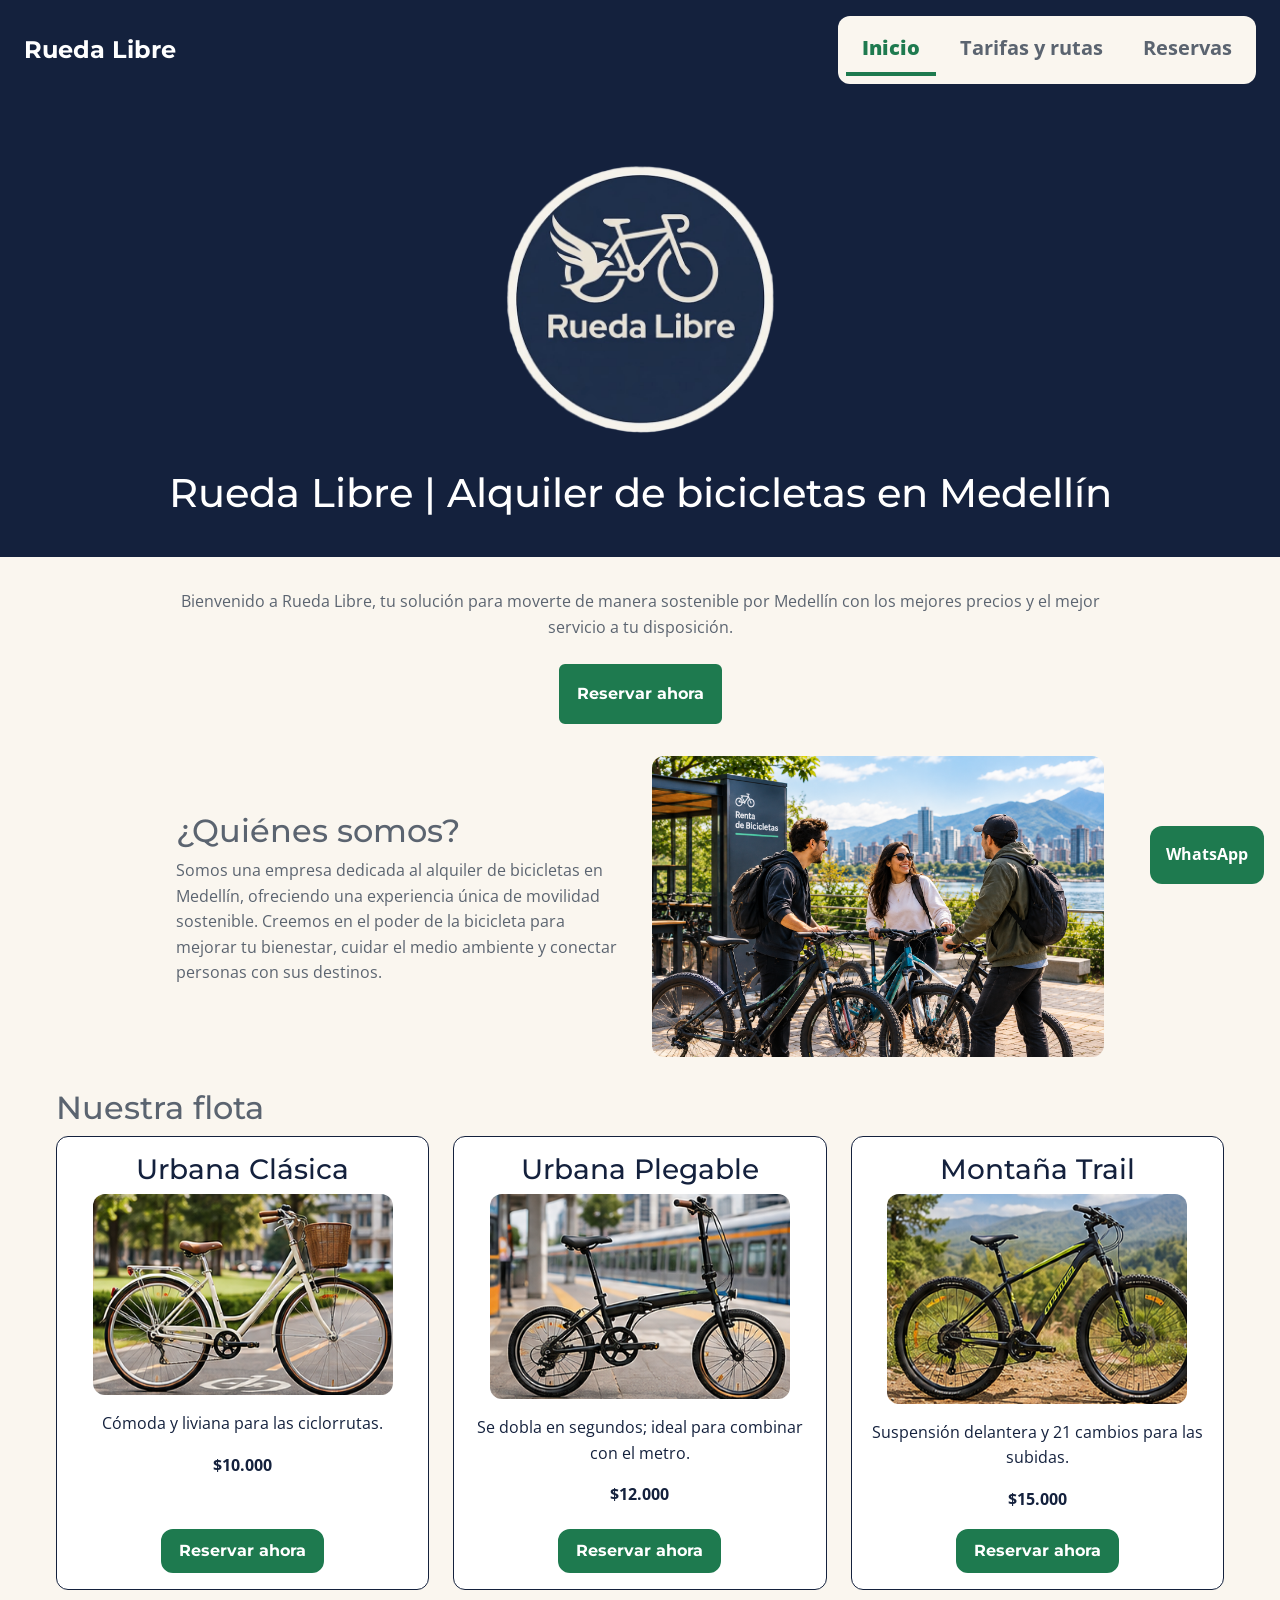
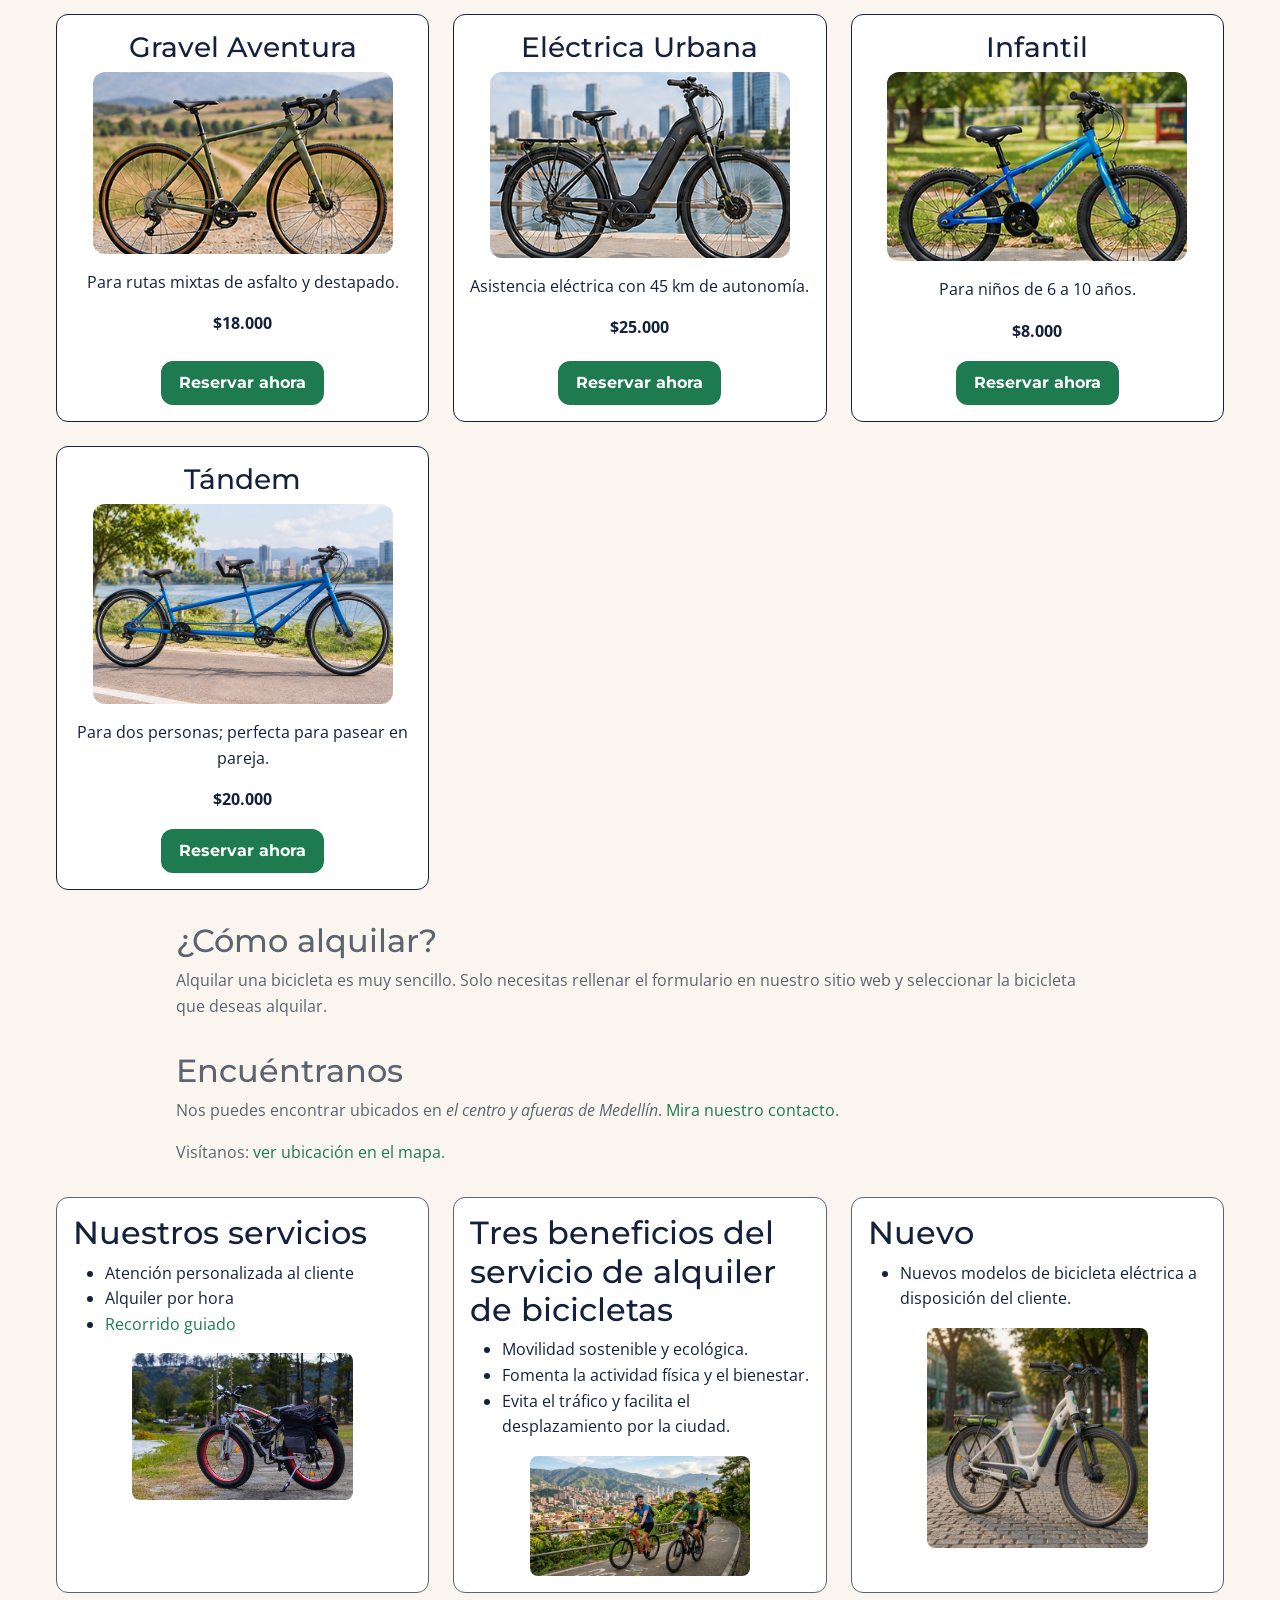
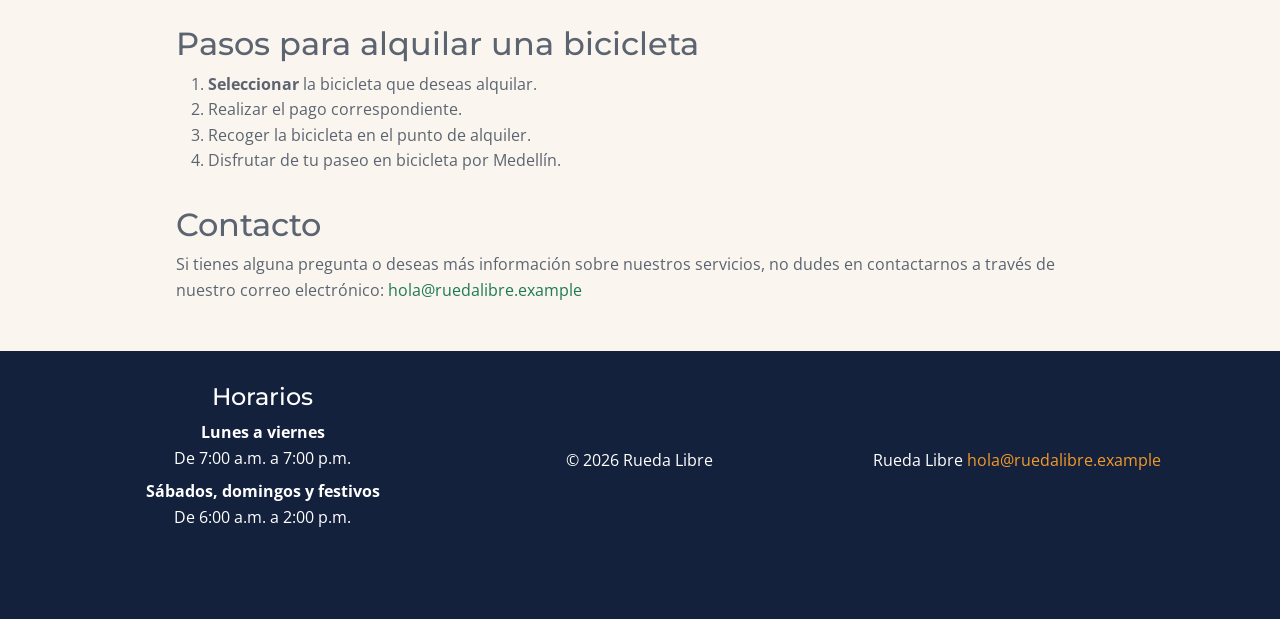
<file: index.html>
<!DOCTYPE html>
<html lang="es">
<head>
  <meta charset="UTF-8">
  <meta name="viewport" content="width=device-width, initial-scale=1.0">
  <title>Rueda Libre | Alquiler de bicicletas en Medellín</title>

  <link rel="preconnect" href="https://fonts.googleapis.com">
  <link rel="preconnect" href="https://fonts.gstatic.com" crossorigin>
  <link href="https://fonts.googleapis.com/css2?family=Montserrat:wght@600;700&family=Open+Sans:wght@400;600&display=swap" rel="stylesheet">
  <link href="https://cdn.jsdelivr.net/npm/bootstrap@5.3.3/dist/css/bootstrap.min.css" rel="stylesheet">
  <link rel="stylesheet" href="./css/styles.css">
</head>
<body>

  <header class="portada">
    <nav class="navbar navbar-expand-xl container-fluid px-4 py-3" aria-label="Principal">
      <a class="navbar-brand marca" href="./index.html" aria-label="Rueda Libre, ir al inicio">Rueda Libre</a>
      <button class="navbar-toggler" type="button" data-bs-toggle="collapse" data-bs-target="#navegacion" aria-controls="navegacion" aria-expanded="false" aria-label="Abrir menú">
        <span class="navbar-toggler-icon"></span>
      </button>
      <div class="collapse navbar-collapse justify-content-end" id="navegacion">
        <ul class="navbar-nav mt-3 mt-xl-0" id="menu">
          <li class="nav-item"><a class="nav-link active" aria-current="page" href="./index.html"><strong>Inicio</strong></a></li>
          <li class="nav-item"><a class="nav-link" href="./paginas/tarifas.html"><strong>Tarifas y rutas</strong></a></li>
          <li class="nav-item"><a class="nav-link" href="./paginas/reservas.html"><strong>Reservas</strong></a></li>
        </ul>
      </div>
    </nav>
  </header>

  <main>
    <section id="portadaicono" aria-labelledby="titulo-inicio">
      <img src="./img/images.jpg" alt="Logo de Rueda Libre">
      <h1 id="titulo-inicio">Rueda Libre | Alquiler de bicicletas en Medellín</h1>
    </section>

    <section class="seccion introduccion text-center" aria-label="Introducción">
      <p>Bienvenido a Rueda Libre, tu solución para moverte de manera sostenible por Medellín con los mejores precios y el mejor servicio a tu disposición.</p>
      <a class="btn boton-cta mt-2" href="./paginas/reservas.html">Reservar ahora</a>
    </section>

    <section class="seccion quienes_somos" aria-labelledby="quienes-somos">
      <div class="row align-items-center g-4">
        <div class="col-12 col-xl-6">
          <h2 id="quienes-somos">¿Quiénes somos?</h2>
          <p>Somos una empresa dedicada al alquiler de bicicletas en Medellín, ofreciendo una experiencia única de movilidad sostenible. Creemos en el poder de la bicicleta para mejorar tu bienestar, cuidar el medio ambiente y conectar personas con sus destinos.</p>
        </div>
        <div class="col-12 col-xl-6">
          <img class="img-fluid d-block mx-auto" src="./img/quienessomos.png" alt="Personas con bicicletas">
        </div>
      </div>
    </section>

    <section class="seccion-ancha flota" aria-labelledby="nuestra-flota">
      <h2 id="nuestra-flota">Nuestra flota</h2>
      <div class="row row-cols-1 row-cols-md-2 row-cols-xl-3 g-4">

        <div class="col">
          <article class="card h-100 p-3 align-items-center">
            <h3 class="card-title">Urbana Clásica</h3>
            <img src="./img/urbana_clasica.png" alt="Bicicleta urbana clásica">
            <p class="mt-3">Cómoda y liviana para las ciclorrutas.</p>
            <p><strong>$10.000</strong></p>
            <a class="btn boton-flota mt-auto" href="./paginas/reservas.html">Reservar ahora</a>
          </article>
        </div>

        <div class="col">
          <article class="card h-100 p-3 align-items-center">
            <h3 class="card-title">Urbana Plegable</h3>
            <img src="./img/urbana_plegable.png" alt="Bicicleta urbana plegable">
            <p class="mt-3">Se dobla en segundos; ideal para combinar con el metro.</p>
            <p><strong>$12.000</strong></p>
            <a class="btn boton-flota mt-auto" href="./paginas/reservas.html">Reservar ahora</a>
          </article>
        </div>

        <div class="col">
          <article class="card h-100 p-3 align-items-center">
            <h3 class="card-title">Montaña Trail</h3>
            <img src="./img/montana_trail.png" alt="Bicicleta de montaña trail">
            <p class="mt-3">Suspensión delantera y 21 cambios para las subidas.</p>
            <p><strong>$15.000</strong></p>
            <a class="btn boton-flota mt-auto" href="./paginas/reservas.html">Reservar ahora</a>
          </article>
        </div>

        <div class="col">
          <article class="card h-100 p-3 align-items-center">
            <h3 class="card-title">Gravel Aventura</h3>
            <img src="./img/gravel_aventura.png" alt="Bicicleta gravel aventura">
            <p class="mt-3">Para rutas mixtas de asfalto y destapado.</p>
            <p><strong>$18.000</strong></p>
            <a class="btn boton-flota mt-auto" href="./paginas/reservas.html">Reservar ahora</a>
          </article>
        </div>

        <div class="col">
          <article class="card h-100 p-3 align-items-center">
            <h3 class="card-title">Eléctrica Urbana</h3>
            <img src="./img/electrica_urbana.png" alt="Bicicleta eléctrica urbana">
            <p class="mt-3">Asistencia eléctrica con 45 km de autonomía.</p>
            <p><strong>$25.000</strong></p>
            <a class="btn boton-flota mt-auto" href="./paginas/reservas.html">Reservar ahora</a>
          </article>
        </div>

        <div class="col">
          <article class="card h-100 p-3 align-items-center">
            <h3 class="card-title">Infantil</h3>
            <img src="./img/infantil.png" alt="Bicicleta infantil">
            <p class="mt-3">Para niños de 6 a 10 años.</p>
            <p><strong>$8.000</strong></p>
            <a class="btn boton-flota mt-auto" href="./paginas/reservas.html">Reservar ahora</a>
          </article>
        </div>

        <div class="col">
          <article class="card h-100 p-3 align-items-center">
            <h3 class="card-title">Tándem</h3>
            <img src="./img/Tandem.png" alt="Bicicleta tándem">
            <p class="mt-3">Para dos personas; perfecta para pasear en pareja.</p>
            <p><strong>$20.000</strong></p>
            <a class="btn boton-flota mt-auto" href="./paginas/reservas.html">Reservar ahora</a>
          </article>
        </div>

      </div>
    </section>

    <section class="seccion" aria-labelledby="como-alquilar">
      <h2 id="como-alquilar">¿Cómo alquilar?</h2>
      <p>Alquilar una bicicleta es muy sencillo. Solo necesitas rellenar el formulario en nuestro sitio web y seleccionar la bicicleta que deseas alquilar.</p>
    </section>

    <section class="seccion linksmain" aria-labelledby="encuentranos">
      <h2 id="encuentranos">Encuéntranos</h2>
      <p>Nos puedes encontrar ubicados en <em>el centro y afueras de Medellín</em>. <a href="#contacto">Mira nuestro contacto</a>.</p>
      <p>Visítanos: <a href="https://www.google.com/maps/search/?api=1&amp;query=Medellin+Colombia" target="_blank" rel="noopener noreferrer">ver ubicación en el mapa</a>.</p>
    </section>

    <section class="seccion-ancha" aria-label="Servicios y beneficios">
      <div class="row row-cols-1 row-cols-xl-3 g-4">

        <div class="col">
          <article class="tarjeta h-100 p-3">
            <h2 id="servicios-atencion">Nuestros servicios</h2>
            <ul class="linksmain">
              <li>Atención personalizada al cliente</li>
              <li>Alquiler por hora</li>
              <li><a href="./paginas/tarifas.html#recorridos">Recorrido guiado</a></li>
            </ul>
            <img src="./img/img2.png" alt="Bicicleta eléctrica de llantas gruesas con alforjas">
          </article>
        </div>

        <div class="col">
          <article class="tarjeta h-100 p-3">
            <h2>Tres beneficios del servicio de alquiler de bicicletas</h2>
            <ul>
              <li>Movilidad sostenible y ecológica.</li>
              <li>Fomenta la actividad física y el bienestar.</li>
              <li>Evita el tráfico y facilita el desplazamiento por la ciudad.</li>
            </ul>
            <img src="./img/img4.webp" alt="Bicicletas en ruta">
          </article>
        </div>

        <div class="col">
          <article class="tarjeta h-100 p-3">
            <h2>Nuevo</h2>
            <ul>
              <li>Nuevos modelos de bicicleta eléctrica a disposición del cliente.</li>
            </ul>
            <img src="./img/bicielec.jpeg" alt="Bicicleta eléctrica">
          </article>
        </div>

      </div>
    </section>

    <article class="seccion alquilar" aria-labelledby="pasos-alquilar">
      <h2 id="pasos-alquilar">Pasos para alquilar una bicicleta</h2>
      <ol>
        <li><strong>Seleccionar</strong> la bicicleta que deseas alquilar.</li>
        <li>Realizar el pago correspondiente.</li>
        <li>Recoger la bicicleta en el punto de alquiler.</li>
        <li>Disfrutar de tu paseo en bicicleta por Medellín.</li>
      </ol>
    </article>

    <section class="seccion contacto mb-5" id="contacto" aria-labelledby="titulo-contacto">
      <h2 id="titulo-contacto">Contacto</h2>
      <p>Si tienes alguna pregunta o deseas más información sobre nuestros servicios, no dudes en contactarnos a través de nuestro correo electrónico: <a href="mailto:hola@ruedalibre.example">hola@ruedalibre.example</a></p>
    </section>
  </main>

  <footer>
    <div class="container">
      <div class="row row-cols-1 row-cols-xl-3 align-items-center g-3">
        <div class="col">
          <dl class="horario mb-0">
            <h4>Horarios</h4>
            <dt>Lunes a viernes</dt>
            <dd>De 7:00 a.m. a 7:00 p.m.</dd>
            <dt>Sábados, domingos y festivos</dt>
            <dd>De 6:00 a.m. a 2:00 p.m.</dd>
          </dl>
        </div>
        <div class="col"><p class="mb-0">© 2026 Rueda Libre</p></div>
        <div class="col"><p class="mb-0">Rueda Libre <a href="mailto:hola@ruedalibre.example">hola@ruedalibre.example</a></p></div>
      </div>
    </div>
    <a class="boton-whatsapp" href="https://wa.me/573000000000" target="_blank" rel="noopener noreferrer" aria-label="WhatsApp (se abre en una pestaña nueva)">WhatsApp</a>
  </footer>

  <script src="https://cdn.jsdelivr.net/npm/bootstrap@5.3.3/dist/js/bootstrap.bundle.min.js"></script>
</body>
</html>
</file>
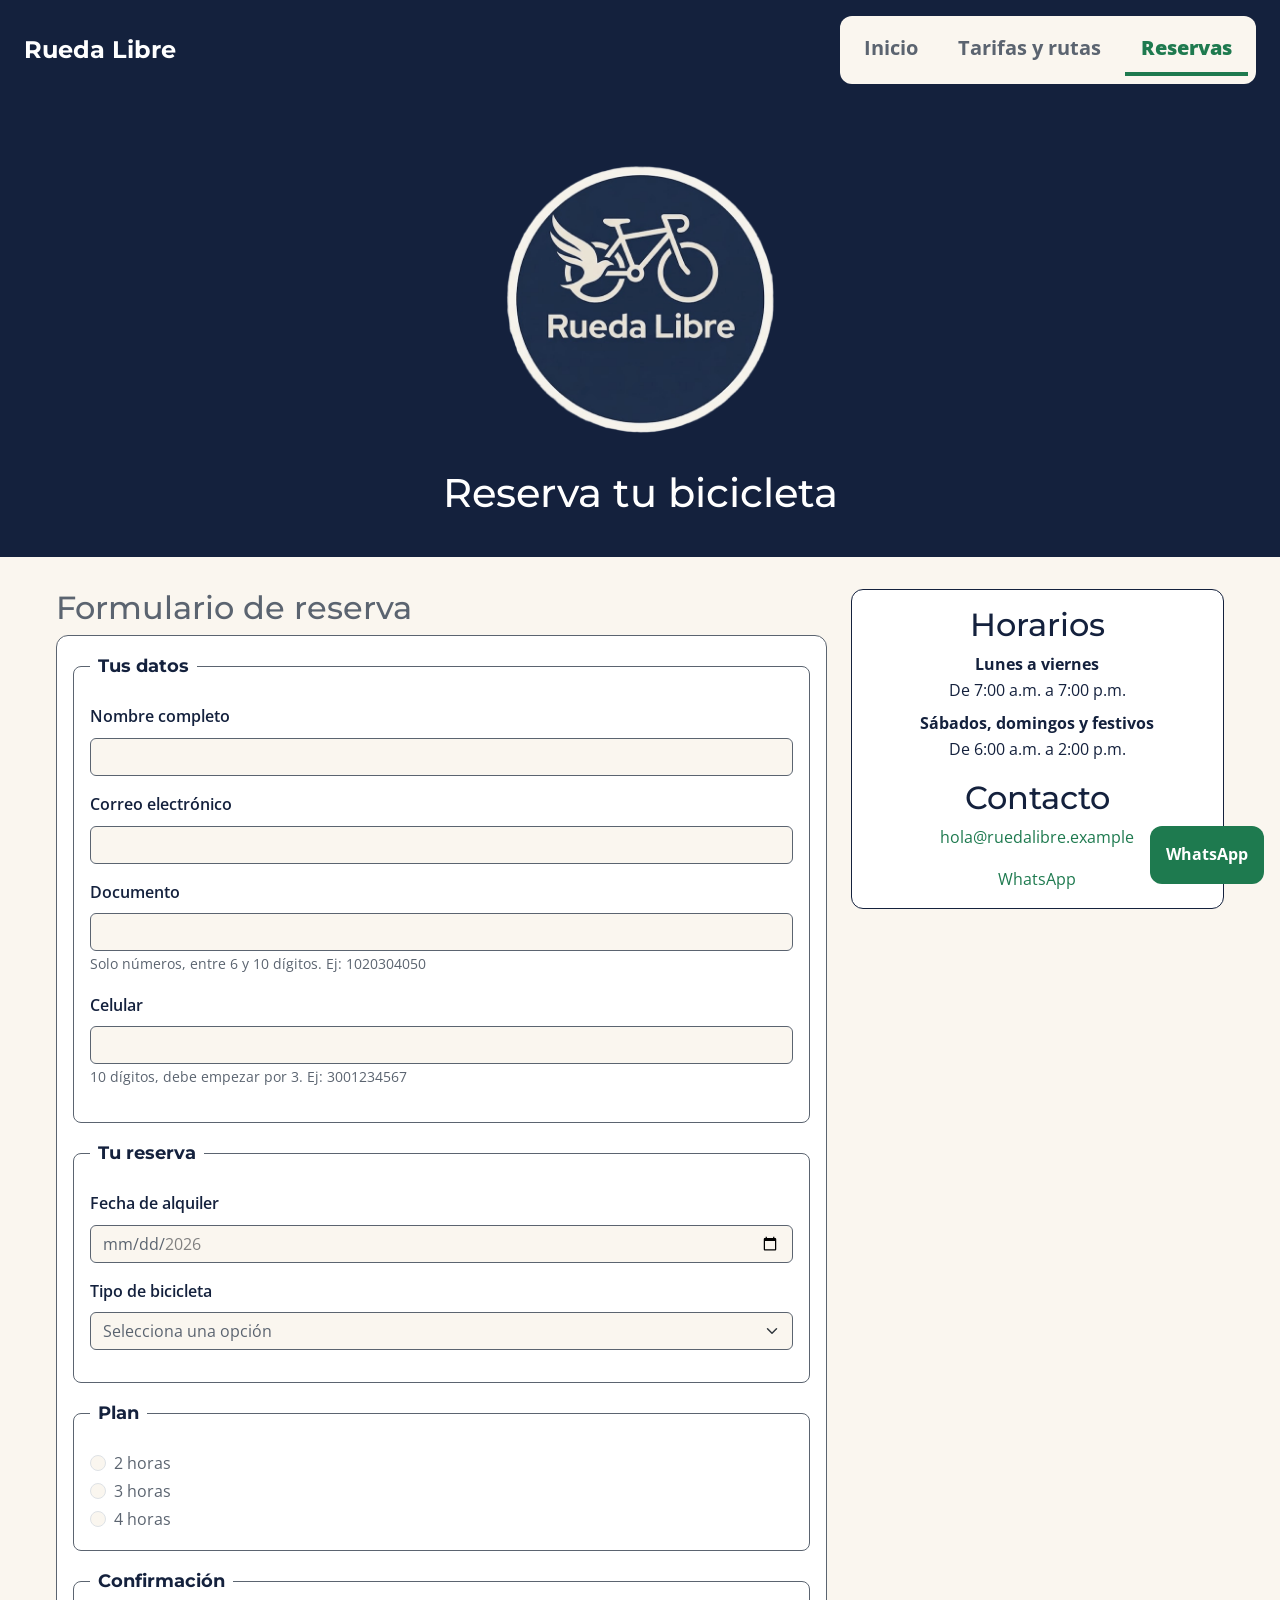
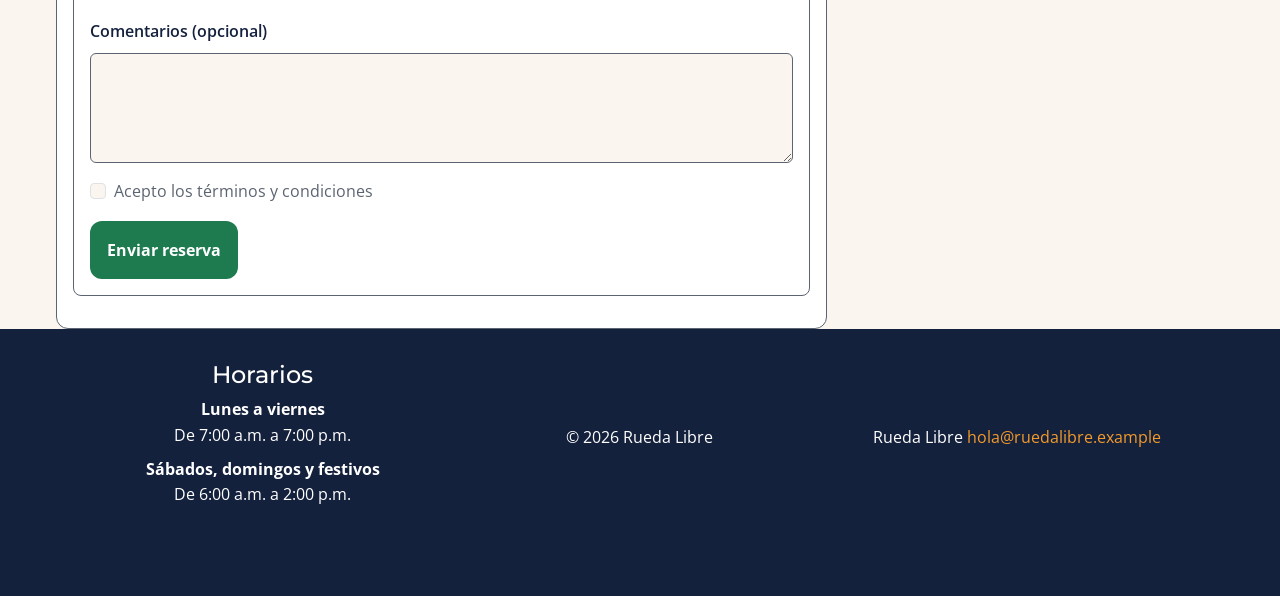
<file: paginas/reservas.html>
<!DOCTYPE html>
<html lang="es">
<head>
  <meta charset="UTF-8">
  <meta name="viewport" content="width=device-width, initial-scale=1.0">
  <title>Reservas | Rueda Libre</title>

  <link rel="preconnect" href="https://fonts.googleapis.com">
  <link rel="preconnect" href="https://fonts.gstatic.com" crossorigin>
  <link href="https://fonts.googleapis.com/css2?family=Montserrat:wght@600;700&family=Open+Sans:wght@400;600&display=swap" rel="stylesheet">
  <link href="https://cdn.jsdelivr.net/npm/bootstrap@5.3.3/dist/css/bootstrap.min.css" rel="stylesheet">
  <link rel="stylesheet" href="../css/styles.css">
</head>
<body>

  <header class="portada">
    <nav class="navbar navbar-expand-xl container-fluid px-4 py-3" aria-label="Principal">
      <a class="navbar-brand marca" href="../index.html" aria-label="Rueda Libre, ir al inicio">Rueda Libre</a>
      <button class="navbar-toggler" type="button" data-bs-toggle="collapse" data-bs-target="#navegacion" aria-controls="navegacion" aria-expanded="false" aria-label="Abrir menú">
        <span class="navbar-toggler-icon"></span>
      </button>
      <div class="collapse navbar-collapse justify-content-end" id="navegacion">
        <ul class="navbar-nav mt-3 mt-xl-0" id="menu">
          <li class="nav-item"><a class="nav-link" href="../index.html"><strong>Inicio</strong></a></li>
          <li class="nav-item"><a class="nav-link" href="./tarifas.html"><strong>Tarifas y rutas</strong></a></li>
          <li class="nav-item"><a class="nav-link active" aria-current="page" href="./reservas.html"><strong>Reservas</strong></a></li>
        </ul>
      </div>
    </nav>
  </header>

  <main>
    <section id="portadaicono" aria-labelledby="titulo-reserva">
      <img src="../img/images.jpg" alt="Logo de Rueda Libre">
      <h1 id="titulo-reserva">Reserva tu bicicleta</h1>
    </section>

    <section class="seccion-ancha reservascolumnas">
      <div class="row g-4">

        <article class="col-12 col-xl-8" aria-labelledby="titulo-formulario">
          <h2 id="titulo-formulario">Formulario de reserva</h2>

          <div id="mensaje-exito" class="alert alert-success d-none" role="status">
            ¡Reserva enviada! Te escribiremos al correo que registraste para confirmarla.
          </div>

          <form id="form-reserva" action="./reservas.html" method="post" aria-labelledby="titulo-formulario">
            <fieldset>
              <legend>Tus datos</legend>

              <div class="mb-3">
                <label class="form-label" for="nombre">Nombre completo</label>
                <input type="text" class="form-control" id="nombre" name="nombre" autocomplete="name" minlength="3" required>
              </div>

              <div class="mb-3">
                <label class="form-label" for="correo">Correo electrónico</label>
                <input type="email" class="form-control" id="correo" name="correo" autocomplete="email" required>
              </div>

              <div class="mb-3">
                <label class="form-label" for="documento">Documento</label>
                <input type="text" class="form-control" id="documento" name="documento" pattern="[0-9]{6,10}" title="Entre 6 y 10 dígitos, solo números" aria-describedby="ayuda-documento" required>
                <small class="form-text" id="ayuda-documento">Solo números, entre 6 y 10 dígitos. Ej: 1020304050</small>
              </div>

              <div class="mb-3">
                <label class="form-label" for="celular">Celular</label>
                <input type="tel" class="form-control" id="celular" name="celular" autocomplete="tel" inputmode="numeric" pattern="3[0-9]{9}" minlength="10" maxlength="10" title="Escriba 10 dígitos, empezando por el número 3" aria-describedby="ayuda-celular" required>
                <small class="form-text" id="ayuda-celular">10 dígitos, debe empezar por 3. Ej: 3001234567</small>
              </div>
            </fieldset>

            <fieldset>
              <legend>Tu reserva</legend>

              <div class="mb-3">
                <label class="form-label" for="fechaalquiler">Fecha de alquiler</label>
                <input type="date" class="form-control" id="fechaalquiler" name="fechaalquiler" min="2026-11-01" max="2026-12-31" required>
              </div>

              <div class="mb-3">
                <label class="form-label" for="tipo">Tipo de bicicleta</label>
                <select class="form-select" id="tipo" name="tipo" required>
                  <option value="">Selecciona una opción</option>
                  <option value="urbana">Urbana</option>
                  <option value="montana">Montaña</option>
                  <option value="electrica">Eléctrica</option>
                </select>
              </div>
            </fieldset>

            <fieldset>
              <legend>Plan</legend>
              <div class="form-check">
                <input class="form-check-input" type="radio" name="plan" id="plan-2h" value="2h" required>
                <label class="form-check-label" for="plan-2h">2 horas</label>
              </div>
              <div class="form-check">
                <input class="form-check-input" type="radio" name="plan" id="plan-3h" value="3h" required>
                <label class="form-check-label" for="plan-3h">3 horas</label>
              </div>
              <div class="form-check">
                <input class="form-check-input" type="radio" name="plan" id="plan-4h" value="4h" required>
                <label class="form-check-label" for="plan-4h">4 horas</label>
              </div>
            </fieldset>

            <fieldset>
              <legend>Confirmación</legend>

              <div class="mb-3">
                <label class="form-label" for="comentarios">Comentarios (opcional)</label>
                <textarea class="form-control" id="comentarios" name="comentarios" rows="4" maxlength="300"></textarea>
              </div>

              <div class="form-check mb-3">
                <input class="form-check-input" type="checkbox" id="terminos" name="terminos" required>
                <label class="form-check-label" for="terminos">Acepto los términos y condiciones</label>
              </div>

              <button type="submit" class="btn boton-enviar">Enviar reserva</button>
            </fieldset>
          </form>
        </article>

        <aside class="col-12 col-xl-4" aria-label="Horarios y contacto">
          <div class="horarioreservas p-3 text-center">
            <h2>Horarios</h2>
            <dl class="horario">
              <dt>Lunes a viernes</dt>
              <dd>De 7:00 a.m. a 7:00 p.m.</dd>
              <dt>Sábados, domingos y festivos</dt>
              <dd>De 6:00 a.m. a 2:00 p.m.</dd>
            </dl>
            <h2>Contacto</h2>
            <p><a href="mailto:hola@ruedalibre.example">hola@ruedalibre.example</a></p>
            <p class="mb-0"><a href="https://wa.me/573000000000" target="_blank" rel="noopener noreferrer">WhatsApp</a></p>
          </div>
        </aside>

      </div>
    </section>
  </main>

  <footer>
    <div class="container">
      <div class="row row-cols-1 row-cols-xl-3 align-items-center g-3">
        <div class="col">
          <dl class="horario mb-0">
            <h4>Horarios</h4>
            <dt>Lunes a viernes</dt>
            <dd>De 7:00 a.m. a 7:00 p.m.</dd>
            <dt>Sábados, domingos y festivos</dt>
            <dd>De 6:00 a.m. a 2:00 p.m.</dd>
          </dl>
        </div>
        <div class="col"><p class="mb-0">© 2026 Rueda Libre</p></div>
        <div class="col"><p class="mb-0">Rueda Libre <a href="mailto:hola@ruedalibre.example">hola@ruedalibre.example</a></p></div>
      </div>
    </div>
    <a class="boton-whatsapp" href="https://wa.me/573000000000" target="_blank" rel="noopener noreferrer" aria-label="WhatsApp (se abre en una pestaña nueva)">WhatsApp</a>
  </footer>

  <script src="https://cdn.jsdelivr.net/npm/bootstrap@5.3.3/dist/js/bootstrap.bundle.min.js"></script>
  <script>
    // GitHub Pages es estático y no procesa POST: se valida con el navegador y se muestra confirmación.
    document.getElementById('form-reserva').addEventListener('submit', function (e) {
      e.preventDefault();
      document.getElementById('mensaje-exito').classList.remove('d-none');
      this.reset();
      window.scrollTo({ top: 0, behavior: 'smooth' });
    });
  </script>
</body>
</html>
</file>
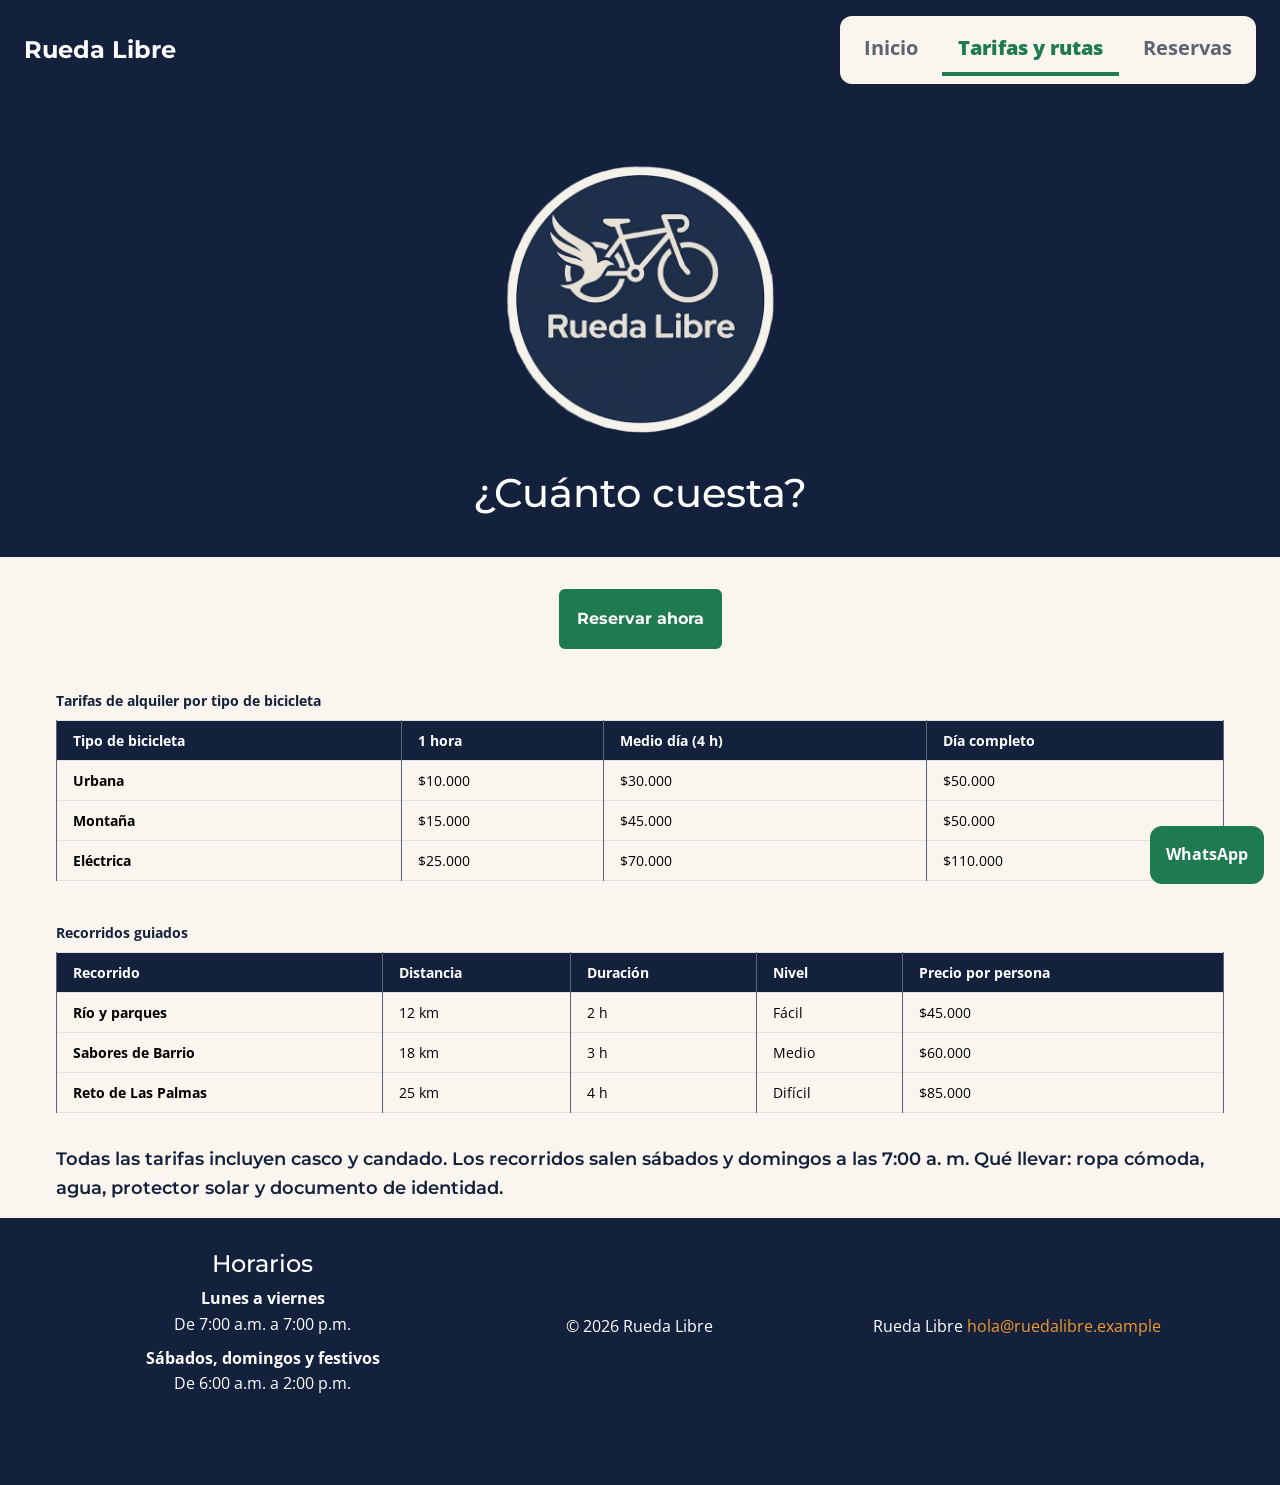
<file: paginas/tarifas.html>
<!DOCTYPE html>
<html lang="es">
<head>
  <meta charset="UTF-8">
  <meta name="viewport" content="width=device-width, initial-scale=1.0">
  <title>Tarifas y rutas | Rueda Libre</title>

  <link rel="preconnect" href="https://fonts.googleapis.com">
  <link rel="preconnect" href="https://fonts.gstatic.com" crossorigin>
  <link href="https://fonts.googleapis.com/css2?family=Montserrat:wght@600;700&family=Open+Sans:wght@400;600&display=swap" rel="stylesheet">
  <link href="https://cdn.jsdelivr.net/npm/bootstrap@5.3.3/dist/css/bootstrap.min.css" rel="stylesheet">
  <link rel="stylesheet" href="../css/styles.css">
</head>
<body>

  <header class="portada">
    <nav class="navbar navbar-expand-xl container-fluid px-4 py-3" aria-label="Principal">
      <a class="navbar-brand marca" href="../index.html" aria-label="Rueda Libre, ir al inicio">Rueda Libre</a>
      <button class="navbar-toggler" type="button" data-bs-toggle="collapse" data-bs-target="#navegacion" aria-controls="navegacion" aria-expanded="false" aria-label="Abrir menú">
        <span class="navbar-toggler-icon"></span>
      </button>
      <div class="collapse navbar-collapse justify-content-end" id="navegacion">
        <ul class="navbar-nav mt-3 mt-xl-0" id="menu">
          <li class="nav-item"><a class="nav-link" href="../index.html"><strong>Inicio</strong></a></li>
          <li class="nav-item"><a class="nav-link active" aria-current="page" href="./tarifas.html"><strong>Tarifas y rutas</strong></a></li>
          <li class="nav-item"><a class="nav-link" href="./reservas.html"><strong>Reservas</strong></a></li>
        </ul>
      </div>
    </nav>
  </header>

  <main>
    <section id="portadaicono" aria-labelledby="titulo-tarifas">
      <img src="../img/images.jpg" alt="Logo de Rueda Libre">
      <h1 id="titulo-tarifas">¿Cuánto cuesta?</h1>
    </section>

    <section class="seccion text-center" aria-label="Reservar">
      <a class="btn boton-cta" href="./reservas.html">Reservar ahora</a>
    </section>

    <section class="seccion-ancha" aria-label="Tablas de tarifas">
      <div class="table-responsive">
        <table class="table table-bordered tarifabici">
          <caption>Tarifas de alquiler por tipo de bicicleta</caption>
          <thead>
            <tr>
              <th scope="col">Tipo de bicicleta</th>
              <th scope="col">1 hora</th>
              <th scope="col">Medio día (4 h)</th>
              <th scope="col">Día completo</th>
            </tr>
          </thead>
          <tbody>
            <tr><th scope="row">Urbana</th><td>$10.000</td><td>$30.000</td><td>$50.000</td></tr>
            <tr><th scope="row">Montaña</th><td>$15.000</td><td>$45.000</td><td>$50.000</td></tr>
            <tr><th scope="row">Eléctrica</th><td>$25.000</td><td>$70.000</td><td>$110.000</td></tr>
          </tbody>
        </table>
      </div>

      <div class="table-responsive" id="recorridos">
        <table class="table table-bordered">
          <caption>Recorridos guiados</caption>
          <thead>
            <tr>
              <th scope="col">Recorrido</th>
              <th scope="col">Distancia</th>
              <th scope="col">Duración</th>
              <th scope="col">Nivel</th>
              <th scope="col">Precio por persona</th>
            </tr>
          </thead>
          <tbody>
            <tr><th scope="row">Río y parques</th><td>12 km</td><td>2 h</td><td>Fácil</td><td>$45.000</td></tr>
            <tr><th scope="row">Sabores de Barrio</th><td>18 km</td><td>3 h</td><td>Medio</td><td>$60.000</td></tr>
            <tr><th scope="row">Reto de Las Palmas</th><td>25 km</td><td>4 h</td><td>Difícil</td><td>$85.000</td></tr>
          </tbody>
        </table>
      </div>

      <p class="nota-tarifas">Todas las tarifas incluyen casco y candado. Los recorridos salen sábados y domingos a las 7:00 a. m. Qué llevar: ropa cómoda, agua, protector solar y documento de identidad.</p>
    </section>
  </main>

  <footer>
    <div class="container">
      <div class="row row-cols-1 row-cols-xl-3 align-items-center g-3">
        <div class="col">
          <dl class="horario mb-0">
            <h4>Horarios</h4>
            <dt>Lunes a viernes</dt>
            <dd>De 7:00 a.m. a 7:00 p.m.</dd>
            <dt>Sábados, domingos y festivos</dt>
            <dd>De 6:00 a.m. a 2:00 p.m.</dd>
          </dl>
        </div>
        <div class="col"><p class="mb-0">© 2026 Rueda Libre</p></div>
        <div class="col"><p class="mb-0">Rueda Libre <a href="mailto:hola@ruedalibre.example">hola@ruedalibre.example</a></p></div>
      </div>
    </div>
    <a class="boton-whatsapp" href="https://wa.me/573000000000" target="_blank" rel="noopener noreferrer" aria-label="WhatsApp (se abre en una pestaña nueva)">WhatsApp</a>
  </footer>

  <script src="https://cdn.jsdelivr.net/npm/bootstrap@5.3.3/dist/js/bootstrap.bundle.min.js"></script>
</body>
</html>
</file>
<file: css/styles.css>
/* Rueda Libre - estilos propios sobre Bootstrap 5.3 */
:root {
  --color-verde-ruta: #1E7A4F;
  --color-naranja-pedal: #F39A2B;
  --color-azul-noche: #14213D;
  --color-crema: #FAF6EF;
  --color-gris-asfalto: #5B6470;
  --color-blanco: #ffffff;

  --font-heading: "Montserrat", Arial, sans-serif;
  --font-body: "Open Sans", Arial, sans-serif;

  /* Ajustes de Bootstrap */
  --bs-body-bg: var(--color-crema);
  --bs-body-color: var(--color-gris-asfalto);
  --bs-body-font-family: var(--font-body);
  --bs-body-line-height: 1.6;
  --bs-link-color: var(--color-verde-ruta);
  --bs-link-hover-color: var(--color-azul-noche);
}

h1, h2, h3, h4, h5, h6 { font-family: var(--font-heading); }
h2 { font-size: 2rem; }
a { text-decoration: none; }

/* Header y menú */
.portada { background-color: var(--color-azul-noche); color: var(--color-blanco); }
.marca {
  color: var(--color-blanco);
  font-family: var(--font-heading);
  font-size: 1.5rem;
  font-weight: 700;
}
.marca:hover, .marca:focus { color: var(--color-blanco); text-decoration: underline; }

#menu {
  background-color: var(--color-crema);
  border-radius: 0.75rem;
  padding: 0.5rem;
  gap: 0.5rem;
}
#menu .nav-link {
  color: var(--color-gris-asfalto);
  font-size: 1.25rem;
  padding: 0.5rem 1rem;
  border-bottom: 4px solid transparent;
}
#menu .nav-link.active {
  color: var(--color-verde-ruta);
  font-weight: 600;
  border-bottom-color: var(--color-verde-ruta);
}
#menu .nav-link:hover {
  background-color: var(--color-naranja-pedal);
  color: var(--color-azul-noche);
  border-radius: 0.75rem;
}
#menu .nav-link:focus-visible {
  outline: 3px solid var(--color-azul-noche);
  outline-offset: 2px;
  border-radius: 0.75rem;
}
.navbar-toggler { background-color: var(--color-crema); }

/* Portada */
#portadaicono {
  min-height: 40vh;
  background-color: var(--color-azul-noche);
  padding: 2rem 1rem;
}
#portadaicono img { display: block; width: 500px; max-width: 100%; margin: auto; }
#portadaicono h1 { color: var(--color-blanco); text-align: center; }

/* Secciones */
.seccion { max-width: 60rem; margin: 2rem auto 0; padding: 0 1rem; }
.seccion-ancha { max-width: 75rem; margin: 2rem auto 0; padding: 0 1rem; }
.quienes_somos img { border-radius: 0.75rem; }

/* Botones */
.boton-cta, .boton-flota {
  font-family: var(--font-heading);
  font-weight: 700;
  color: var(--color-blanco);
  background-color: var(--color-verde-ruta);
  border: 2px solid var(--color-verde-ruta);
}
.boton-cta { padding: 1rem; border-radius: 0.375rem; }
.boton-flota { border-radius: 0.75rem; padding: 0.5rem 1rem; }
.boton-cta:hover, .boton-cta:focus-visible,
.boton-flota:hover, .boton-flota:focus-visible {
  background-color: var(--color-azul-noche);
  border-color: var(--color-azul-noche);
  color: var(--color-blanco);
}
.boton-cta:focus-visible, .boton-flota:focus-visible {
  outline: 3px solid var(--color-azul-noche);
  outline-offset: 3px;
}
.boton-cta:active, .boton-flota:active {
  background-color: var(--color-naranja-pedal) !important;
  border-color: var(--color-azul-noche) !important;
  color: var(--color-azul-noche) !important;
}

/* Flota */
.flota .card {
  background-color: var(--color-blanco);
  color: var(--color-azul-noche);
  border: 1px solid;
  border-radius: 0.75rem;
  text-align: center;
}
.flota .card img { border-radius: 0.75rem; max-width: 300px; width: 100%; height: auto; }

/* Tarjetas de servicios */
.tarjeta {
  background-color: var(--color-blanco);
  color: var(--color-azul-noche);
  border: 1px solid var(--color-gris-asfalto);
  border-radius: 0.75rem;
}
.tarjeta img { display: block; width: 65%; height: auto; border-radius: 0.5rem; margin: 0 auto; }

/* Enlaces dentro de contenido */
.linksmain a, .contacto a { color: var(--color-verde-ruta); }

/* Footer */
footer {
  background-color: var(--color-azul-noche);
  color: var(--color-blanco);
  padding: 2rem 1rem 5rem;
  text-align: center;
}
footer a { color: var(--color-naranja-pedal); }
.horario dt { font-weight: 700; }
.horario dd { margin-bottom: 0.5rem; }

/* WhatsApp flotante */
.boton-whatsapp {
  position: fixed;
  right: 1rem;
  bottom: 1rem;
  z-index: 1030;
  background-color: var(--color-verde-ruta);
  color: var(--color-blanco) !important;
  font-weight: 700;
  padding: 1rem;
  border-radius: 0.75rem;
}
.boton-whatsapp:hover, .boton-whatsapp:focus-visible {
  background-color: var(--color-naranja-pedal);
  color: var(--color-azul-noche) !important;
}

/* Tablas de tarifas */
.table { color: var(--color-gris-asfalto); background-color: var(--color-blanco); font-size: 0.9rem; margin-bottom: 2rem; }
.table caption { color: var(--color-azul-noche); font-weight: 700; padding: 0.5rem 0; caption-side: top; text-align: left; }
.table thead th { background-color: var(--color-azul-noche); color: var(--color-blanco); }
.table th, .table td { border-color: var(--color-gris-asfalto); padding: 0.5rem 1rem; }
.nota-tarifas { font-family: var(--font-heading); font-size: 1.1rem; font-weight: 600; color: var(--color-azul-noche); }

/* Formulario de reservas */
#form-reserva { padding: 1rem; border: 1px solid var(--color-gris-asfalto); background-color: var(--color-blanco); border-radius: 0.75rem; }
#form-reserva fieldset { margin-bottom: 1rem; padding: 1rem; border: 1px solid var(--color-gris-asfalto); border-radius: 0.5rem; }
#form-reserva legend { float: none; width: auto; font-family: var(--font-heading); font-size: 1.1rem; font-weight: 700; color: var(--color-azul-noche); padding: 0 0.5rem; }
.form-label { font-weight: 600; color: var(--color-azul-noche); }
.form-text { color: var(--color-gris-asfalto); }
.form-control, .form-select { border: 1px solid var(--color-gris-asfalto); }
.form-control:focus, .form-select:focus, .form-check-input:focus {
  border-color: var(--color-azul-noche);
  box-shadow: none;
  outline: 3px solid var(--color-azul-noche);
  outline-offset: 2px;
}
.form-check-input:checked { background-color: var(--color-verde-ruta); border-color: var(--color-verde-ruta); }
.boton-enviar { background-color: var(--color-verde-ruta); color: var(--color-blanco); font-weight: 700; padding: 1rem; border-radius: 0.75rem; }
.boton-enviar:hover, .boton-enviar:focus-visible { background-color: var(--color-azul-noche); color: var(--color-blanco); }
.horarioreservas { background-color: var(--color-blanco); border: 1px solid; border-radius: 0.75rem; color: var(--color-azul-noche); }
.horarioreservas a { color: var(--color-verde-ruta); }
.horario dt { margin-top: 0.5rem; }
</file>
